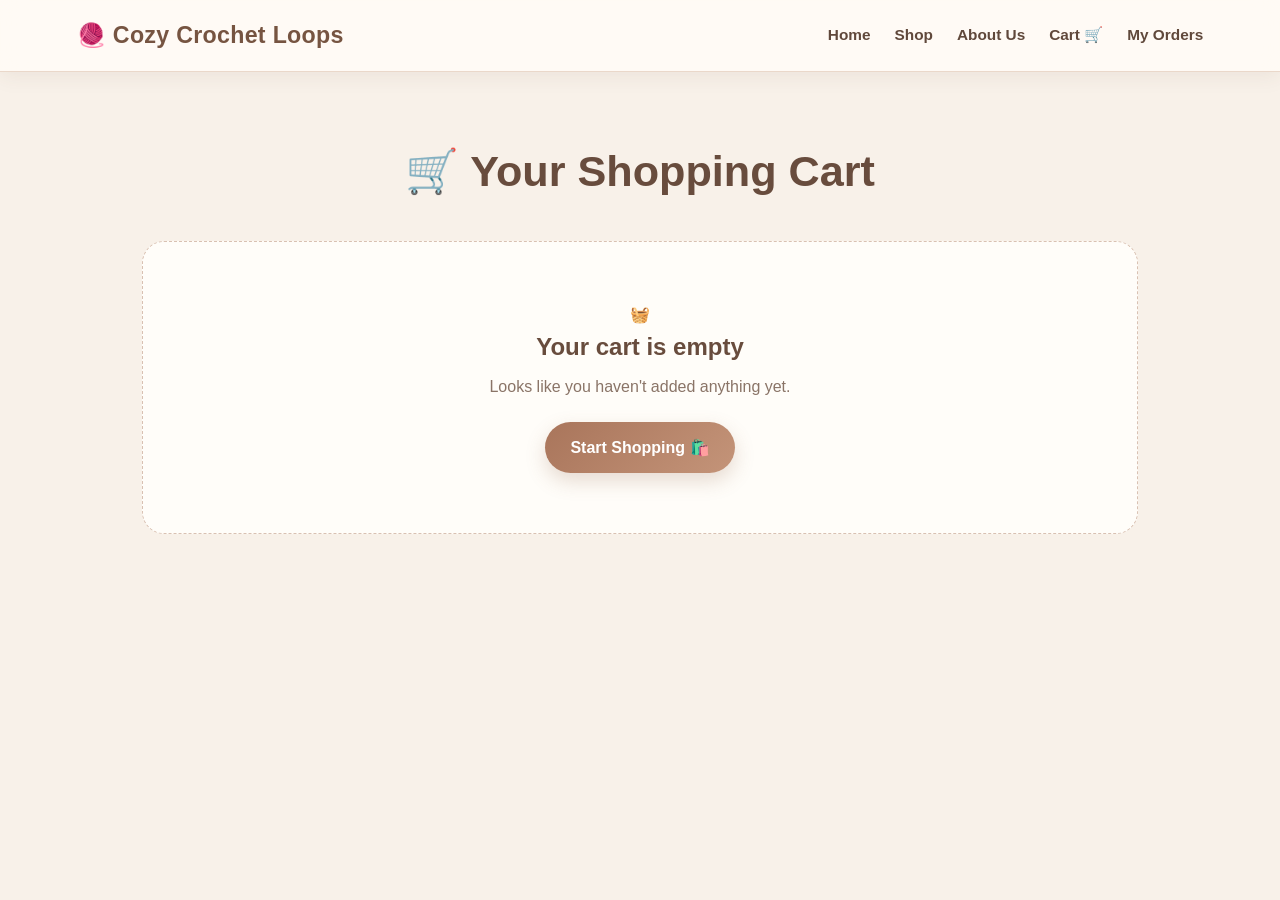
<file: cart.html>
<!DOCTYPE html>
<html lang="en">

<head>
    <meta charset="UTF-8">
    <meta name="viewport" content="width=device-width, initial-scale=1.0">

    <title>Cart - Cozy Crochet Loops</title>

    <link rel="stylesheet" href="style.css">
</head>

<body>

<nav class="navbar">

    <div class="logo">
        🧶 Cozy Crochet Loops
    </div>

    <div class="nav-links">
        <a href="index.html#home">Home</a>
        <a href="index.html#shop">Shop</a>
        <a href="index.html#about">About Us</a>
        <a href="cart.html">Cart 🛒</a>
        <a href="index.html#my-orders">My Orders</a>
    </div>

</nav>


<section class="cart-page">

    <h1>🛒 Your Shopping Cart</h1>

    <div id="cart-container"></div>

</section>


<script>

function getCart() {

    try {

        return JSON.parse(
            localStorage.getItem("cozyCart")
        ) || [];

    } catch (error) {

        return [];

    }

}


function saveCart(cart) {

    localStorage.setItem(
        "cozyCart",
        JSON.stringify(cart)
    );

}


function displayCart() {

    const container =
        document.getElementById("cart-container");


    const cart = getCart();


    if (cart.length === 0) {

        container.innerHTML = `

            <div class="empty-cart">

                <div class="empty-cart-icon">
                    🧺
                </div>

                <h2>Your cart is empty</h2>

                <p>
                    Looks like you haven't added
                    anything yet.
                </p>

                <a
                    href="index.html#shop"
                    class="hero-btn"
                >
                    Start Shopping 🛍️
                </a>

            </div>

        `;

        return;

    }


    let total = 0;

    let totalItems = 0;


    let html = `

        <div class="cart-items">

    `;


    cart.forEach(function(item, index) {

        const quantity =
            Number(item.quantity) || 1;


        const price =
            Number(item.price) || 0;


        const itemTotal =
            price * quantity;


        total += itemTotal;

        totalItems += quantity;


        html += `

            <div class="cart-item">

                <img
                    src="${item.image}"
                    alt="${item.name}"
                    class="cart-item-image"
                    onerror="this.style.display='none';"
                >


                <div class="cart-item-details">

                    <h2>
                        ${item.name}
                    </h2>


                    <p>
                        <strong>Colour:</strong>
                        ${item.color || "Black"}
                    </p>


                    <p class="cart-price">
                        ₹${price}
                    </p>


                    <div class="quantity-control">

                        <button
                            onclick="changeQuantity(${index}, -1)"
                        >
                            −
                        </button>


                        <span>
                            ${quantity}
                        </span>


                        <button
                            onclick="changeQuantity(${index}, 1)"
                        >
                            +
                        </button>

                    </div>

                </div>


                <div class="cart-item-right">

                    <strong>
                        ₹${itemTotal}
                    </strong>


                    <button
                        class="remove-btn"
                        onclick="removeItem(${index})"
                    >
                        Remove
                    </button>

                </div>

            </div>

        `;

    });


    html += `

        </div>


        <div class="cart-summary">

            <div class="summary-row">

                <span>
                    Items
                </span>

                <strong>
                    ${totalItems}
                </strong>

            </div>


            <div class="summary-row">

                <span>
                    Subtotal
                </span>

                <strong>
                    ₹${total}
                </strong>

            </div>


            <div class="summary-row delivery-row">

                <span>
                    Delivery
                </span>

                <strong>
                    FREE
                </strong>

            </div>


            <hr>


            <div class="total-row">

                <span>
                    Total
                </span>

                <strong>
                    ₹${total}
                </strong>

            </div>


            <a
                href="checkout.html"
                class="checkout-btn"
            >
                Proceed to Checkout →
            </a>


            <a
                href="index.html#shop"
                class="continue-shopping"
            >
                ← Continue Shopping
            </a>

        </div>

    `;


    container.innerHTML = html;

}


function changeQuantity(index, change) {

    const cart = getCart();


    if (!cart[index]) {
        return;
    }


    cart[index].quantity =
        (Number(cart[index].quantity) || 1) + change;


    if (cart[index].quantity <= 0) {

        cart.splice(index, 1);

    }


    saveCart(cart);

    displayCart();

}


function removeItem(index) {

    const cart = getCart();


    if (!cart[index]) {
        return;
    }


    cart.splice(index, 1);


    saveCart(cart);

    displayCart();

}


displayCart();

</script>

</body>

</html>
</file>
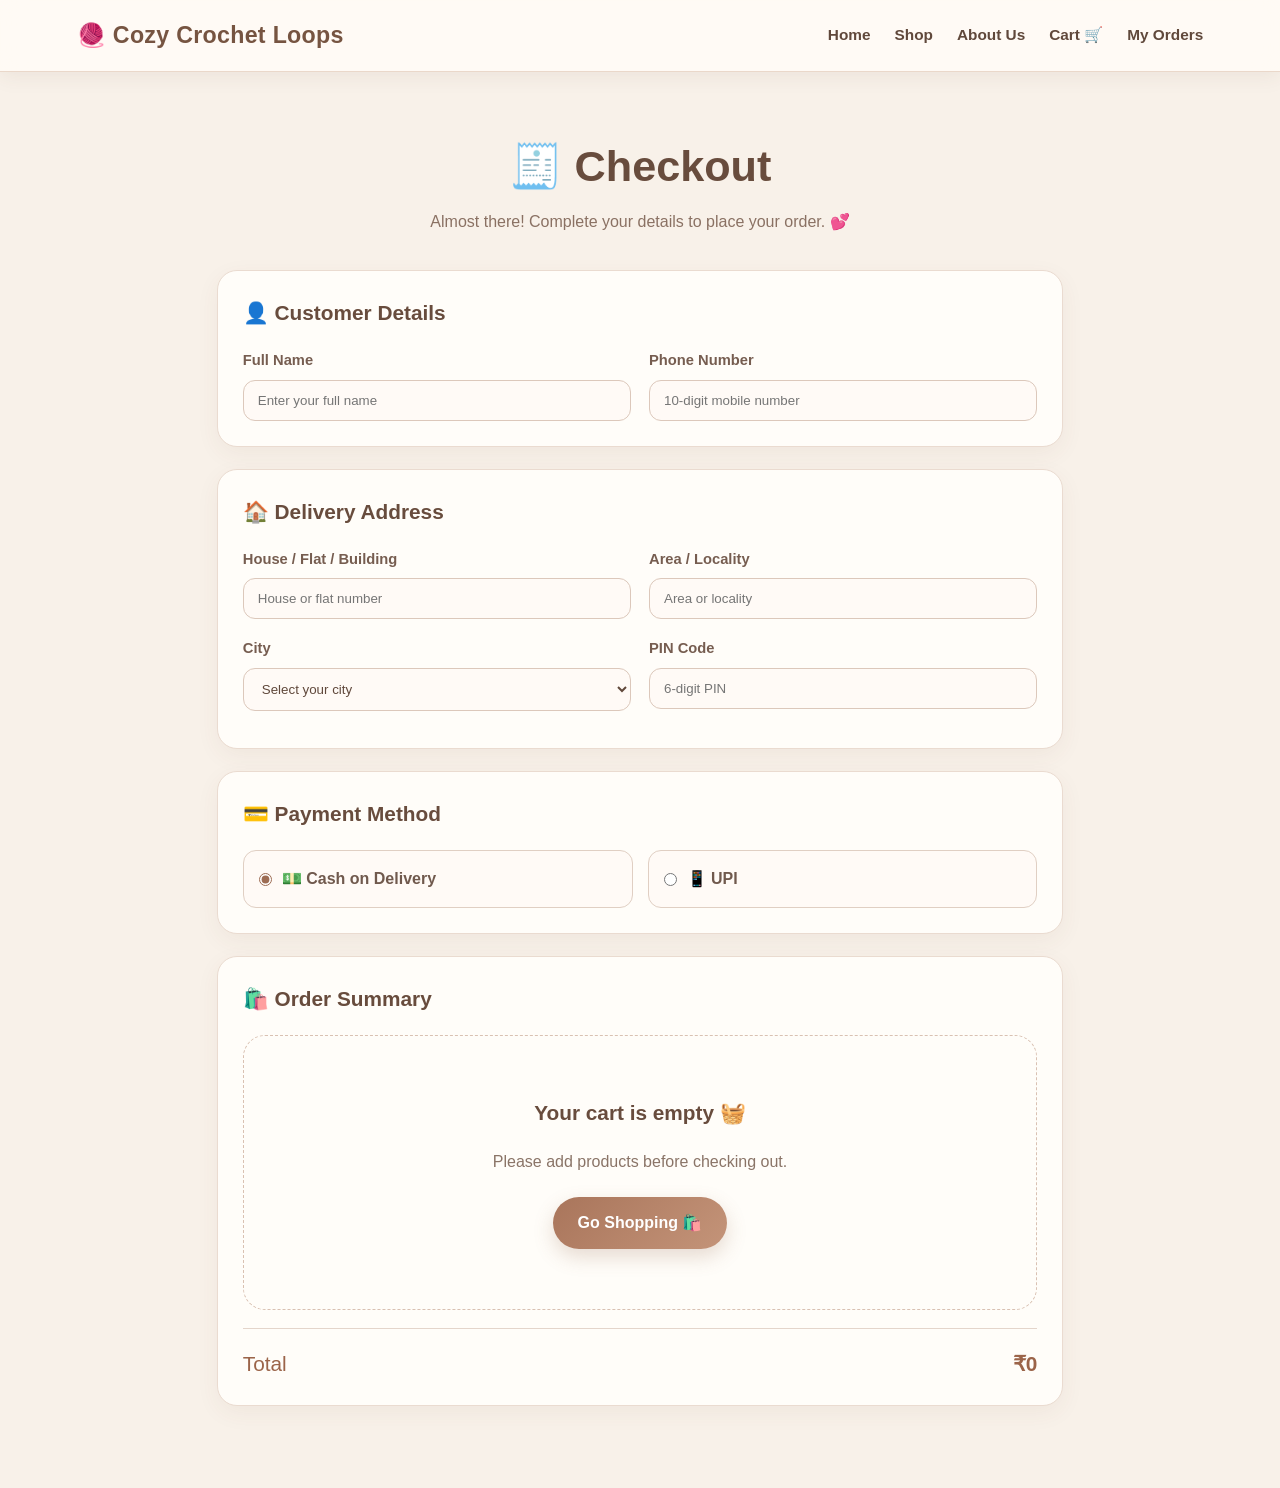
<file: checkout.html>
<!DOCTYPE html>
<html lang="en">

<head>
    <meta charset="UTF-8">
    <meta name="viewport" content="width=device-width, initial-scale=1.0">

    <title>Checkout - Cozy Crochet Loops</title>

    <link rel="stylesheet" href="style.css">
</head>

<body>

<nav class="navbar">

    <div class="logo">
        🧶 Cozy Crochet Loops
    </div>

    <div class="nav-links">
        <a href="index.html#home">Home</a>
        <a href="index.html#shop">Shop</a>
        <a href="index.html#about">About Us</a>
        <a href="cart.html">Cart 🛒</a>
        <a href="index.html#my-orders">My Orders</a>
    </div>

</nav>


<main class="checkout-page">

    <h1>🧾 Checkout</h1>

    <p class="checkout-subtitle">
        Almost there! Complete your details to place your order. 💕
    </p>


    <!-- CHECKOUT FORM -->

    <form id="checkout-form">


        <!-- CUSTOMER DETAILS -->

        <section class="checkout-card">

            <h2>👤 Customer Details</h2>

            <div class="form-grid">

                <div class="form-group">

                    <label for="customer-name">
                        Full Name
                    </label>

                    <input
                        type="text"
                        id="customer-name"
                        placeholder="Enter your full name"
                        required
                    >

                </div>


                <div class="form-group">

                    <label for="customer-phone">
                        Phone Number
                    </label>

                    <input
                        type="tel"
                        id="customer-phone"
                        placeholder="10-digit mobile number"
                        maxlength="10"
                        required
                    >

                </div>

            </div>

        </section>


        <!-- DELIVERY ADDRESS -->

        <section class="checkout-card">

            <h2>🏠 Delivery Address</h2>

            <div class="form-grid">


                <div class="form-group">

                    <label for="house">
                        House / Flat / Building
                    </label>

                    <input
                        type="text"
                        id="house"
                        placeholder="House or flat number"
                        required
                    >

                </div>


                <div class="form-group">

                    <label for="area">
                        Area / Locality
                    </label>

                    <input
                        type="text"
                        id="area"
                        placeholder="Area or locality"
                        required
                    >

                </div>


                <div class="form-group">

                    <label for="city">
                        City
                    </label>

                    <select id="city" required>

                        <option value="">
                            Select your city
                        </option>

                        <option value="Ghaziabad">
                            Ghaziabad
                        </option>

                        <option value="Noida">
                            Noida
                        </option>

                        <option value="Greater Noida">
                            Greater Noida
                        </option>

                        <option value="Delhi">
                            Delhi
                        </option>

                        <option value="Gurugram">
                            Gurugram
                        </option>

                        <option value="Faridabad">
                            Faridabad
                        </option>

                        <option value="Meerut">
                            Meerut
                        </option>

                    </select>

                </div>


                <div class="form-group">

                    <label for="pin">
                        PIN Code
                    </label>

                    <input
                        type="text"
                        id="pin"
                        placeholder="6-digit PIN"
                        maxlength="6"
                        required
                    >

                </div>

            </div>

            <p id="pin-message" class="pin-message"></p>

        </section>


        <!-- PAYMENT -->

        <section class="checkout-card">

            <h2>💳 Payment Method</h2>


            <div class="payment-options">


                <label class="payment-option">

                    <input
                        type="radio"
                        name="payment"
                        value="Cash on Delivery"
                        checked
                    >

                    <span>
                        💵 Cash on Delivery
                    </span>

                </label>


                <label class="payment-option">

                    <input
                        type="radio"
                        name="payment"
                        value="UPI"
                    >

                    <span>
                        📱 UPI
                    </span>

                </label>


            </div>

        </section>


        <!-- ORDER SUMMARY -->

        <section class="checkout-card">

            <h2>🛍️ Order Summary</h2>

            <div id="checkout-items"></div>

            <div class="checkout-total">

                <span>
                    Total
                </span>

                <strong id="checkout-total">
                    ₹0
                </strong>

            </div>

        </section>


        <button
            type="submit"
            id="place-order-btn"
            class="place-order-btn"
        >
            Place Order 🎀
        </button>


    </form>


    <!-- SUCCESS -->

    <section
        id="order-success"
        class="order-success"
        style="display:none;"
    >

        <div class="success-icon">
            🎉
        </div>

        <h1>
            Order Placed Successfully!
        </h1>

        <p>
            Thank you for shopping with
            <strong>Cozy Crochet Loops</strong> 💕
        </p>


        <div class="order-id-box">

            <p>
                Your Order ID
            </p>

            <strong id="success-order-id">
                CCL-000000
            </strong>

        </div>


        <p class="success-note">
            Please keep your Order ID safe for tracking your order.
        </p>


        <div class="success-buttons">

            <a
                href="index.html#my-orders"
                class="hero-btn"
            >
                View My Orders 📦
            </a>


            <a
                href="index.html#shop"
                class="secondary-btn"
            >
                Continue Shopping 🛍️
            </a>

        </div>

    </section>

</main>


<script>

const cityPins = {

    "Ghaziabad": [
        "201001",
        "201002",
        "201003",
        "201004",
        "201005",
        "201006",
        "201007",
        "201009",
        "201010",
        "201012"
    ],

    "Noida": [
        "201301",
        "201302",
        "201303",
        "201304",
        "201305",
        "201306",
        "201307",
        "201308"
    ],

    "Greater Noida": [
        "201306",
        "201308",
        "203201",
        "203202"
    ],

    "Delhi": [
        "110001",
        "110002",
        "110003",
        "110004",
        "110005",
        "110006",
        "110007",
        "110008",
        "110009",
        "110010"
    ],

    "Gurugram": [
        "122001",
        "122002",
        "122003",
        "122004",
        "122005",
        "122006",
        "122007",
        "122008",
        "122009"
    ],

    "Faridabad": [
        "121001",
        "121002",
        "121003",
        "121004",
        "121005",
        "121006",
        "121007",
        "121008"
    ],

    "Meerut": [
        "250001",
        "250002",
        "250003",
        "250004",
        "250005",
        "250006",
        "250007",
        "250008"
    ]

};


function getCart() {

    try {

        return JSON.parse(
            localStorage.getItem("cozyCart")
        ) || [];

    } catch (error) {

        return [];

    }

}


function loadCustomerDetails() {

    try {

        const saved =
            JSON.parse(
                localStorage.getItem("cozyCustomer")
            );


        if (!saved) {
            return;
        }


        document.getElementById("customer-name").value =
            saved.name || "";


        document.getElementById("customer-phone").value =
            saved.phone || "";


        document.getElementById("house").value =
            saved.house || "";


        document.getElementById("area").value =
            saved.area || "";


        document.getElementById("city").value =
            saved.city || "";


        document.getElementById("pin").value =
            saved.pin || "";

    } catch (error) {

        console.log("No saved customer details.");

    }

}


function displayCheckout() {

    const cart = getCart();

    const itemsContainer =
        document.getElementById("checkout-items");

    const totalElement =
        document.getElementById("checkout-total");


    if (cart.length === 0) {

        itemsContainer.innerHTML = `

            <div class="empty-cart">

                <h2>Your cart is empty 🧺</h2>

                <p>
                    Please add products before checking out.
                </p>

                <a
                    href="index.html#shop"
                    class="hero-btn"
                >
                    Go Shopping 🛍️
                </a>

            </div>

        `;


        document.getElementById(
            "place-order-btn"
        ).style.display = "none";


        totalElement.textContent = "₹0";

        return;

    }


    let total = 0;

    let html = "";


    cart.forEach(function(item) {

        const quantity =
            Number(item.quantity) || 1;


        const price =
            Number(item.price) || 0;


        const itemTotal =
            price * quantity;


        total += itemTotal;


        html += `

            <div class="checkout-item">

                <img
                    src="${item.image}"
                    alt="${item.name}"
                >


                <div>

                    <strong>
                        ${item.name}
                    </strong>

                    <p>
                        Colour:
                        ${item.color || "Black"}
                    </p>

                    <p>
                        Quantity:
                        ${quantity}
                    </p>

                </div>


                <strong>
                    ₹${itemTotal}
                </strong>

            </div>

        `;

    });


    itemsContainer.innerHTML = html;

    totalElement.textContent =
        "₹" + total;

}


function createOrderId() {

    const number =
        Math.floor(
            100000 +
            Math.random() * 900000
        );


    return "CCL-" + number;

}


function getOrders() {

    try {

        return JSON.parse(
            localStorage.getItem(
                "cozyOrderHistory"
            )
        ) || [];

    } catch (error) {

        return [];

    }

}


function saveOrders(orders) {

    localStorage.setItem(
        "cozyOrderHistory",
        JSON.stringify(orders)
    );

}


document.getElementById("city")
.addEventListener("change", function() {

    const city = this.value;

    const pin =
        document.getElementById("pin").value;

    validatePin(city, pin);

});


document.getElementById("pin")
.addEventListener("input", function() {

    const city =
        document.getElementById("city").value;

    const pin = this.value;

    validatePin(city, pin);

});


function validatePin(city, pin) {

    const message =
        document.getElementById("pin-message");


    if (!city || !pin) {

        message.textContent = "";

        return false;

    }


    if (
        !/^\d{6}$/.test(pin)
    ) {

        message.textContent =
            "Please enter a 6-digit PIN.";

        message.className =
            "pin-message error";

        return false;

    }


    if (
        !cityPins[city] ||
        !cityPins[city].includes(pin)
    ) {

        message.textContent =
            "This PIN is not available for the selected city.";

        message.className =
            "pin-message error";

        return false;

    }


    message.textContent =
        "✓ Delivery available to this PIN.";

    message.className =
        "pin-message success";

    return true;

}


document.getElementById("checkout-form")
.addEventListener("submit", function(event) {

    event.preventDefault();


    const cart = getCart();


    if (cart.length === 0) {

        alert(
            "Your cart is empty."
        );

        return;

    }


    const name =
        document.getElementById(
            "customer-name"
        ).value.trim();


    const phone =
        document.getElementById(
            "customer-phone"
        ).value.trim();


    const house =
        document.getElementById(
            "house"
        ).value.trim();


    const area =
        document.getElementById(
            "area"
        ).value.trim();


    const city =
        document.getElementById(
            "city"
        ).value;


    const pin =
        document.getElementById(
            "pin"
        ).value.trim();


    const payment =
        document.querySelector(
            'input[name="payment"]:checked'
        ).value;


    if (
        !/^\d{10}$/.test(phone)
    ) {

        alert(
            "Please enter a valid 10-digit phone number."
        );

        return;

    }


    if (
        !validatePin(city, pin)
    ) {

        alert(
            "Please enter a valid PIN for your selected city."
        );

        return;

    }


    let total = 0;


    cart.forEach(function(item) {

        total +=
            (Number(item.price) || 0) *
            (Number(item.quantity) || 1);

    });


    const orderId =
        createOrderId();


    const customer = {

        name: name,

        phone: phone,

        house: house,

        area: area,

        city: city,

        pin: pin

    };


    const order = {

        id: orderId,

        date: new Date().toLocaleString(),

        status: "Order Placed",

        customer: customer,

        payment: payment,

        items: cart,

        total: total

    };


    const orders =
        getOrders();


    orders.unshift(order);


    saveOrders(orders);


    localStorage.setItem(
        "cozyCustomer",
        JSON.stringify(customer)
    );


    localStorage.removeItem(
        "cozyCart"
    );


    document.getElementById(
        "checkout-form"
    ).style.display = "none";


    document.getElementById(
        "order-success"
    ).style.display = "block";


    document.getElementById(
        "success-order-id"
    ).textContent = orderId;


    window.scrollTo({
        top: 0,
        behavior: "smooth"
    });

});


loadCustomerDetails();

displayCheckout();

</script>

</body>

</html>
</file>
<file: style.css>
/* =========================================
   COZY CROCHET LOOPS
   AESTHETIC STYLESHEET
========================================= */


/* =========================================
   GOOGLE-STYLE FONT FALLBACK
========================================= */

* {
    box-sizing: border-box;
    margin: 0;
    padding: 0;
}


html {
    scroll-behavior: smooth;
}


body {
    font-family:
        "Trebuchet MS",
        "Segoe UI",
        Arial,
        sans-serif;

    background: #f8f1e9;
    color: #4d3b32;

    line-height: 1.6;
}


/* =========================================
   GENERAL
========================================= */

a {
    text-decoration: none;
    color: inherit;
}


button,
input,
select {
    font-family: inherit;
}


button {
    cursor: pointer;
}


section {
    scroll-margin-top: 90px;
}


/* =========================================
   NAVBAR
========================================= */

.navbar {
    position: sticky;
    top: 0;
    z-index: 1000;

    display: flex;
    align-items: center;
    justify-content: space-between;

    gap: 25px;

    padding: 17px 6%;

    background: rgba(255, 250, 245, 0.96);

    border-bottom: 1px solid #ead8ca;

    box-shadow:
        0 4px 20px rgba(91, 67, 53, 0.08);

    backdrop-filter: blur(12px);
}


.logo {
    color: #765441;

    font-size: 1.45rem;

    font-weight: 800;

    letter-spacing: 0.3px;

    white-space: nowrap;
}


.nav-links {
    display: flex;

    align-items: center;

    justify-content: center;

    gap: 24px;
}


.nav-links a {
    position: relative;

    color: #60483b;

    font-size: 0.96rem;

    font-weight: 700;

    transition:
        color 0.25s ease,
        transform 0.25s ease;
}


.nav-links a::after {
    content: "";

    position: absolute;

    left: 0;
    bottom: -6px;

    width: 0;
    height: 2px;

    background: #b98568;

    border-radius: 10px;

    transition: width 0.25s ease;
}


.nav-links a:hover {
    color: #a86f52;

    transform: translateY(-2px);
}


.nav-links a:hover::after {
    width: 100%;
}


/* =========================================
   HERO
========================================= */

.hero {
    min-height: 78vh;

    display: flex;

    align-items: center;

    justify-content: center;

    text-align: center;

    padding: 80px 7%;

    background:
        radial-gradient(
            circle at top left,
            #fffaf4 0%,
            transparent 42%
        ),
        radial-gradient(
            circle at bottom right,
            #ead8ca 0%,
            transparent 38%
        ),
        #f4e7dc;

    position: relative;

    overflow: hidden;
}


.hero::before {
    content: "🧶";

    position: absolute;

    top: 60px;
    left: 8%;

    font-size: 4rem;

    opacity: 0.12;

    transform: rotate(-15deg);
}


.hero::after {
    content: "🌸";

    position: absolute;

    bottom: 45px;
    right: 9%;

    font-size: 3.5rem;

    opacity: 0.15;

    transform: rotate(15deg);
}


.hero-content {
    max-width: 800px;

    position: relative;

    z-index: 2;
}


.hero h1 {
    color: #65483a;

    font-size: clamp(2.5rem, 6vw, 4.8rem);

    line-height: 1.1;

    margin-bottom: 20px;

    letter-spacing: -1.5px;
}


.hero p {
    max-width: 650px;

    margin: 0 auto 30px;

    color: #80685a;

    font-size: 1.15rem;
}


.hero-btn,
.secondary-btn {
    display: inline-flex;

    align-items: center;

    justify-content: center;

    gap: 8px;

    padding: 13px 25px;

    border-radius: 30px;

    font-weight: 800;

    transition:
        transform 0.25s ease,
        box-shadow 0.25s ease;
}


.hero-btn {
    color: white;

    background:
        linear-gradient(
            135deg,
            #a9755b,
            #c49479
        );

    box-shadow:
        0 8px 20px rgba(139, 94, 70, 0.22);
}


.secondary-btn {
    color: #765441;

    background: #fffaf5;

    border: 1px solid #dec8b8;
}


.hero-btn:hover,
.secondary-btn:hover {
    transform: translateY(-3px);

    box-shadow:
        0 12px 25px rgba(101, 72, 58, 0.18);
}


/* =========================================
   SHOP
========================================= */

#shop {
    padding: 75px 6%;

    background: #fbf6f0;
}


#shop h2,
#about h2,
#my-orders h2 {
    text-align: center;

    color: #684c3d;

    font-size: clamp(2rem, 4vw, 3rem);

    margin-bottom: 12px;
}


.section-subtitle {
    text-align: center;

    color: #8b7467;

    margin-bottom: 45px;
}


/* =========================================
   PRODUCT GRID
========================================= */

.product-grid {
    display: grid;

    grid-template-columns:
        repeat(
            auto-fit,
            minmax(230px, 1fr)
        );

    gap: 28px;

    max-width: 1400px;

    margin: auto;
}


/* =========================================
   PRODUCT CARD
========================================= */

.product-card {
    position: relative;

    overflow: hidden;

    display: flex;

    flex-direction: column;

    background: #fffdf9;

    border: 1px solid #eadbd0;

    border-radius: 22px;

    box-shadow:
        0 7px 25px rgba(101, 72, 58, 0.08);

    transition:
        transform 0.3s ease,
        box-shadow 0.3s ease,
        border-color 0.3s ease;
}


.product-card:hover {
    transform: translateY(-7px);

    border-color: #d8b9a5;

    box-shadow:
        0 16px 35px rgba(101, 72, 58, 0.14);
}


/* =========================================
   PRODUCT IMAGE
========================================= */

.product-card img {
    width: 100%;

    height: 245px;

    object-fit: cover;

    display: block;

    background: #eee2d8;

    transition:
        transform 0.45s ease;
}


.product-card:hover img {
    transform: scale(1.04);
}


/* =========================================
   PRODUCT INFO
========================================= */

.product-card h3 {
    color: #61483b;

    font-size: 1.12rem;

    margin: 18px 18px 5px;
}


.product-card p {
    color: #8a7061;

    margin: 0 18px 12px;

    font-size: 0.95rem;
}


.product-card .price {
    color: #a46649;

    font-size: 1.25rem;

    font-weight: 900;

    margin: 0 18px 12px;
}


/* =========================================
   COLOR SELECT
========================================= */

.color-select {
    width: calc(100% - 36px);

    margin: 0 18px 13px;

    padding: 10px 12px;

    border: 1px solid #dfcabb;

    border-radius: 12px;

    background: #fffaf6;

    color: #60483b;

    outline: none;

    cursor: pointer;

    transition:
        border-color 0.2s ease,
        box-shadow 0.2s ease;
}


.color-select:focus {
    border-color: #b98568;

    box-shadow:
        0 0 0 3px rgba(185, 133, 104, 0.12);
}


/* =========================================
   ADD TO CART BUTTON
========================================= */

.add-to-cart {
    width: calc(100% - 36px);

    margin:
        auto 18px 18px;

    padding: 12px 15px;

    border: none;

    border-radius: 13px;

    color: white;

    background:
        linear-gradient(
            135deg,
            #8f634e,
            #b78366
        );

    font-weight: 800;

    transition:
        transform 0.2s ease,
        box-shadow 0.2s ease;
}


.add-to-cart:hover {
    transform: translateY(-2px);

    box-shadow:
        0 8px 17px rgba(117, 77, 56, 0.2);
}


.add-to-cart:active {
    transform: scale(0.98);
}


/* =========================================
   ABOUT
========================================= */

#about {
    padding: 80px 8%;

    background:
        linear-gradient(
            135deg,
            #efe0d4,
            #f8eee6
        );

    text-align: center;
}


#about p {
    max-width: 800px;

    margin: 0 auto;

    color: #765f52;

    font-size: 1.05rem;

    line-height: 1.9;
}


/* =========================================
   MY ORDERS
========================================= */

#my-orders {
    padding: 80px 6%;

    background: #fffaf5;
}


#my-orders-content {
    max-width: 1000px;

    margin: 35px auto 0;
}


/* =========================================
   EMPTY ORDERS
========================================= */

.empty-orders {
    text-align: center;

    padding: 55px 25px;

    background: #fffdf9;

    border: 1px dashed #d9c1b2;

    border-radius: 24px;
}


.empty-orders-icon {
    font-size: 3.5rem;

    margin-bottom: 10px;
}


.empty-orders h3 {
    color: #684c3d;

    font-size: 1.5rem;

    margin-bottom: 8px;
}


.empty-orders p {
    color: #8a7467;

    margin-bottom: 22px;
}


/* =========================================
   ORDER CARD
========================================= */

.order-card {
    margin-bottom: 25px;

    overflow: hidden;

    background: #fffdf9;

    border: 1px solid #eadbd0;

    border-radius: 20px;

    box-shadow:
        0 8px 25px rgba(101, 72, 58, 0.07);
}


.order-card-header {
    display: flex;

    align-items: center;

    justify-content: space-between;

    gap: 15px;

    padding: 20px 22px;

    background: #f3e5da;

    border-bottom: 1px solid #ead5c7;
}


.order-label {
    display: block;

    color: #967b6b;

    font-size: 0.78rem;

    text-transform: uppercase;

    letter-spacing: 1px;
}


.order-card-header h3 {
    color: #674b3c;

    font-size: 1.25rem;
}


.order-status {
    padding: 7px 13px;

    border-radius: 20px;

    color: #765441;

    background: #fffaf5;

    border: 1px solid #dfcabc;

    font-size: 0.82rem;

    font-weight: 800;
}


.order-card-body {
    padding: 22px;
}


.order-card-body > p {
    color: #765f52;

    margin-bottom: 7px;
}


/* =========================================
   ORDER PRODUCTS
========================================= */

.order-products {
    margin-top: 17px;

    padding: 15px;

    background: #faf2eb;

    border-radius: 14px;
}


/*
   IMPORTANT:
   These rules ONLY affect images inside
   My Orders (#orders-container).

   Shop images, Cart images and Checkout
   images stay unchanged.
*/

#orders-container img {
    width: 90px !important;

    height: 90px !important;

    max-width: 90px !important;

    object-fit: cover;

    display: block;

    border-radius: 12px;

    background: #eee2d8;
}


#orders-container .order-product-line {
    display: flex;

    align-items: center;

    gap: 14px;

    margin-top: 10px;

    padding: 10px;

    background: #fffaf5;

    border-radius: 12px;
}


#orders-container .order-product-line img {
    flex: 0 0 90px;
}


.order-product-line {
    color: #80695b;

    font-size: 0.92rem;
}


.order-bottom {
    display: flex;

    justify-content: flex-end;

    margin-top: 18px;
}


.order-total {
    color: #9b6449;

    font-size: 1.15rem;
}


/* =========================================
   ORDER ACTIONS
========================================= */

.order-actions {
    display: flex;

    flex-wrap: wrap;

    gap: 10px;

    margin-top: 20px;
}


.order-actions button {
    border: none;

    padding: 10px 14px;

    border-radius: 11px;

    font-weight: 700;

    transition:
        transform 0.2s ease,
        box-shadow 0.2s ease;
}


.order-actions button:hover {
    transform: translateY(-2px);

    box-shadow:
        0 6px 15px rgba(90, 60, 45, 0.12);
}


.track-order-btn {
    color: #694d3e;

    background: #ead8ca;
}


.cancel-order-btn {
    color: #774d42;

    background: #f0d8d2;
}


.return-order-btn {
    color: #675344;

    background: #e8e1d3;
}


/* =========================================
   TRACKING BOX
========================================= */

.tracking-box {
    margin-top: 20px;

    padding: 20px;

    background: #f8eee7;

    border: 1px solid #e3cfc1;

    border-radius: 17px;
}


.tracking-box h4 {
    color: #684c3d;

    margin-bottom: 20px;

    font-size: 1.15rem;
}


.tracking-progress {
    display: flex;

    align-items: center;

    justify-content: center;

    width: 100%;

    overflow-x: auto;

    padding: 8px 0 15px;
}


.tracking-step {
    min-width: 85px;

    display: flex;

    flex-direction: column;

    align-items: center;

    gap: 5px;

    color: #b5a096;

    text-align: center;
}


.tracking-step span {
    width: 42px;
    height: 42px;

    display: flex;

    align-items: center;

    justify-content: center;

    border-radius: 50%;

    background: #e8ddd6;

    filter: grayscale(1);
}


.tracking-step.active {
    color: #8c5d47;

    font-weight: 800;
}


.tracking-step.active span {
    background: #dfc0ad;

    filter: none;
}


.tracking-line {
    flex: 1;

    min-width: 30px;

    height: 3px;

    background: #ded2cb;
}


.tracking-line.active {
    background: #bd9075;
}


.tracking-current {
    text-align: center;

    color: #765e50;
}


.tracking-cancelled {
    text-align: center;

    padding: 15px;

    color: #84554b;

    background: #f2ded9;

    border-radius: 12px;
}


/* =========================================
   FOOTER
========================================= */

footer {
    padding: 40px 6%;

    text-align: center;

    color: #d9c4b6;

    background: #60483b;
}


footer p {
    margin: 5px 0;
}


footer a {
    color: #f1ded1;
}


/* =========================================
   CART PAGE
========================================= */

.cart-page {
    max-width: 1150px;

    margin: auto;

    padding: 65px 6%;
}


.cart-page h1 {
    text-align: center;

    color: #684c3d;

    font-size: 2.7rem;

    margin-bottom: 35px;
}


.cart-container {
    display: grid;

    grid-template-columns:
        minmax(0, 1fr)
        330px;

    gap: 28px;

    align-items: start;
}


.cart-items {
    display: flex;

    flex-direction: column;

    gap: 17px;
}


.cart-item {
    display: grid;

    grid-template-columns: 95px 1fr auto;

    gap: 17px;

    align-items: center;

    padding: 17px;

    background: #fffdf9;

    border: 1px solid #eadbd0;

    border-radius: 18px;

    box-shadow:
        0 6px 20px rgba(101, 72, 58, 0.06);
}


.cart-item img {
    width: 95px;

    height: 95px;

    object-fit: cover;

    border-radius: 13px;

    background: #eee2d8;
}


.cart-item h3 {
    color: #684c3d;

    margin-bottom: 4px;
}


.cart-item p {
    color: #8a7163;

    font-size: 0.9rem;
}


.cart-price {
    color: #a46649;

    font-weight: 900;
}


.quantity-controls {
    display: flex;

    align-items: center;

    gap: 8px;

    margin-top: 9px;
}


.quantity-controls button {
    width: 30px;
    height: 30px;

    border: 1px solid #d9c2b3;

    border-radius: 8px;

    background: #f8eee7;

    color: #694d3e;

    font-weight: 900;
}


.remove-btn {
    margin-top: 9px;

    border: none;

    background: transparent;

    color: #9b6658;

    font-size: 0.85rem;

    font-weight: 700;
}


.remove-btn:hover {
    text-decoration: underline;
}


/* =========================================
   CART SUMMARY
========================================= */

.cart-summary {
    position: sticky;

    top: 105px;

    padding: 25px;

    background: #fffdf9;

    border: 1px solid #eadbd0;

    border-radius: 20px;

    box-shadow:
        0 8px 25px rgba(101, 72, 58, 0.08);
}


.cart-summary h2 {
    color: #684c3d;

    margin-bottom: 20px;
}


.summary-row {
    display: flex;

    justify-content: space-between;

    padding: 10px 0;

    color: #80695b;
}


.summary-total {
    margin-top: 10px;

    padding-top: 17px;

    border-top: 1px solid #e7d7cd;

    color: #9c644a;

    font-size: 1.25rem;

    font-weight: 900;
}


.checkout-btn {
    display: block;

    width: 100%;

    margin-top: 20px;

    padding: 13px;

    text-align: center;

    border-radius: 13px;

    color: white;

    background:
        linear-gradient(
            135deg,
            #8f634e,
            #b78366
        );

    font-weight: 800;
}


.continue-shopping {
    display: block;

    margin-top: 12px;

    text-align: center;

    color: #886856;

    font-weight: 700;
}


/* =========================================
   EMPTY CART
========================================= */

.empty-cart {
    padding: 60px 25px;

    text-align: center;

    background: #fffdf9;

    border: 1px dashed #d9c1b2;

    border-radius: 22px;
}


.empty-cart h2 {
    color: #684c3d;

    margin-bottom: 8px;
}


.empty-cart p {
    color: #8a7467;

    margin-bottom: 22px;
}


/* =========================================
   CHECKOUT
========================================= */

.checkout-page {
    max-width: 1000px;

    margin: auto;

    padding: 60px 6%;
}


.checkout-page > h1 {
    text-align: center;

    color: #684c3d;

    font-size: 2.7rem;

    margin-bottom: 8px;
}


.checkout-subtitle {
    text-align: center;

    color: #8a7163;

    margin-bottom: 35px;
}


.checkout-card {
    margin-bottom: 22px;

    padding: 25px;

    background: #fffdf9;

    border: 1px solid #eadbd0;

    border-radius: 20px;

    box-shadow:
        0 7px 23px rgba(101, 72, 58, 0.06);
}


.checkout-card h2 {
    color: #684c3d;

    margin-bottom: 20px;

    font-size: 1.3rem;
}


/* =========================================
   FORM
========================================= */

.form-grid {
    display: grid;

    grid-template-columns:
        repeat(
            2,
            minmax(0, 1fr)
        );

    gap: 18px;
}


.form-group {
    display: flex;

    flex-direction: column;

    gap: 7px;
}


.form-group label {
    color: #765d50;

    font-weight: 700;

    font-size: 0.92rem;
}


.form-group input,
.form-group select {
    width: 100%;

    padding: 12px 14px;

    border: 1px solid #dcc8bb;

    border-radius: 12px;

    background: #fffaf6;

    color: #60483b;

    outline: none;

    transition:
        border-color 0.2s ease,
        box-shadow 0.2s ease;
}


.form-group input:focus,
.form-group select:focus {
    border-color: #b98568;

    box-shadow:
        0 0 0 3px rgba(185, 133, 104, 0.12);
}


.pin-message {
    margin-top: 12px;

    font-size: 0.9rem;

    font-weight: 700;
}


.pin-message.success {
    color: #66805e;
}


.pin-message.error {
    color: #9a5f52;
}


/* =========================================
   PAYMENT
========================================= */

.payment-options {
    display: flex;

    flex-wrap: wrap;

    gap: 15px;
}


.payment-option {
    flex: 1;

    min-width: 220px;

    display: flex;

    align-items: center;

    gap: 10px;

    padding: 15px;

    border: 1px solid #e0cfc3;

    border-radius: 13px;

    background: #fffaf6;

    color: #70594d;

    font-weight: 700;

    cursor: pointer;

    transition:
        border-color 0.2s ease,
        background 0.2s ease;
}


.payment-option:hover {
    border-color: #c49b83;

    background: #f8eee7;
}


.payment-option input {
    accent-color: #9d6c53;
}


/* =========================================
   CHECKOUT ITEMS
========================================= */

.checkout-item {
    display: grid;

    grid-template-columns: 75px 1fr auto;

    gap: 15px;

    align-items: center;

    padding: 12px 0;

    border-bottom: 1px solid #eee1d8;
}


.checkout-item:last-child {
    border-bottom: none;
}


.checkout-item img {
    width: 75px;

    height: 75px;

    object-fit: cover;

    border-radius: 11px;
}


.checkout-item strong {
    color: #684c3d;
}


.checkout-item p {
    color: #8b7467;

    font-size: 0.87rem;
}


.checkout-total {
    display: flex;

    justify-content: space-between;

    margin-top: 18px;

    padding-top: 18px;

    border-top: 1px solid #e4d5cb;

    color: #9b6449;

    font-size: 1.3rem;
}


/* =========================================
   PLACE ORDER
========================================= */

.place-order-btn {
    display: block;

    width: 100%;

    padding: 16px;

    border: none;

    border-radius: 15px;

    color: white;

    background:
        linear-gradient(
            135deg,
            #8d614d,
            #bb896c
        );

    font-size: 1.05rem;

    font-weight: 900;

    box-shadow:
        0 9px 22px rgba(120, 78, 58, 0.18);

    transition:
        transform 0.2s ease,
        box-shadow 0.2s ease;
}


.place-order-btn:hover {
    transform: translateY(-3px);

    box-shadow:
        0 13px 28px rgba(120, 78, 58, 0.22);
}


/* =========================================
   ORDER SUCCESS
========================================= */

.order-success {
    max-width: 700px;

    margin: 30px auto;

    padding: 45px 30px;

    text-align: center;

    background: #fffdf9;

    border: 1px solid #e5d1c4;

    border-radius: 25px;

    box-shadow:
        0 12px 35px rgba(101, 72, 58, 0.1);
}


.success-icon {
    font-size: 4rem;

    margin-bottom: 10px;
}


.order-success h1 {
    color: #684c3d;

    margin-bottom: 10px;
}


.order-success > p {
    color: #80695b;
}


.order-id-box {
    margin: 25px auto;

    padding: 20px;

    max-width: 400px;

    background:
        linear-gradient(
            135deg,
            #f3e2d6,
            #f8eee7
        );

    border: 1px solid #dfc4b4;

    border-radius: 18px;
}


.order-id-box p {
    color: #8c7466;

    margin-bottom: 4px;
}


.order-id-box strong {
    display: block;

    color: #9c644a;

    font-size: 1.8rem;

    letter-spacing: 2px;
}


.success-note {
    margin-bottom: 25px;
}


.success-buttons {
    display: flex;

    flex-wrap: wrap;

    justify-content: center;

    gap: 12px;
}


/* =========================================
   MOBILE
========================================= */

@media (max-width: 850px) {

    .navbar {
        flex-direction: column;

        padding: 15px 5%;

        gap: 12px;
    }


    .nav-links {
        flex-wrap: wrap;

        gap: 13px 18px;
    }


    .hero {
        min-height: 70vh;

        padding: 60px 6%;
    }


    .product-grid {
        grid-template-columns:
            repeat(
                2,
                minmax(0, 1fr)
            );

        gap: 18px;
    }


    .cart-container {
        grid-template-columns: 1fr;
    }


    .cart-summary {
        position: static;
    }

}


@media (max-width: 600px) {

    .logo {
        font-size: 1.2rem;
    }


    .nav-links {
        font-size: 0.85rem;

        gap: 10px 13px;
    }


    .hero h1 {
        font-size: 2.5rem;
    }


    .hero p {
        font-size: 1rem;
    }


    #shop,
    #about,
    #my-orders {
        padding: 55px 5%;
    }


    .product-grid {
        grid-template-columns: 1fr;
    }


    .product-card img {
        height: 270px;
    }


    .form-grid {
        grid-template-columns: 1fr;
    }


    .cart-item {
        grid-template-columns: 75px 1fr;
    }


    .cart-item > :last-child {
        grid-column: 2;
    }


    .cart-item img {
        width: 75px;
        height: 75px;
    }


    .order-card-header {
        align-items: flex-start;

        flex-direction: column;
    }


    .order-actions {
        flex-direction: column;
    }


    .order-actions button {
        width: 100%;
    }


    .tracking-progress {
        justify-content: flex-start;
    }


    .tracking-step {
        min-width: 70px;
    }


    .checkout-page {
        padding: 45px 5%;
    }


    .checkout-page > h1 {
        font-size: 2.2rem;
    }


    .checkout-card {
        padding: 19px;
    }


    .checkout-item {
        grid-template-columns: 60px 1fr;
    }


    .checkout-item > strong {
        grid-column: 2;
    }


    .checkout-item img {
        width: 60px;
        height: 60px;
    }


    /* Smaller My Orders images on phones */

    #orders-container img {
        width: 70px !important;

        height: 70px !important;

        max-width: 70px !important;
    }


    #orders-container .order-product-line img {
        flex: 0 0 70px;
    }


    .success-buttons {
        flex-direction: column;
    }


    .success-buttons a {
        width: 100%;
    }

}
</file>
